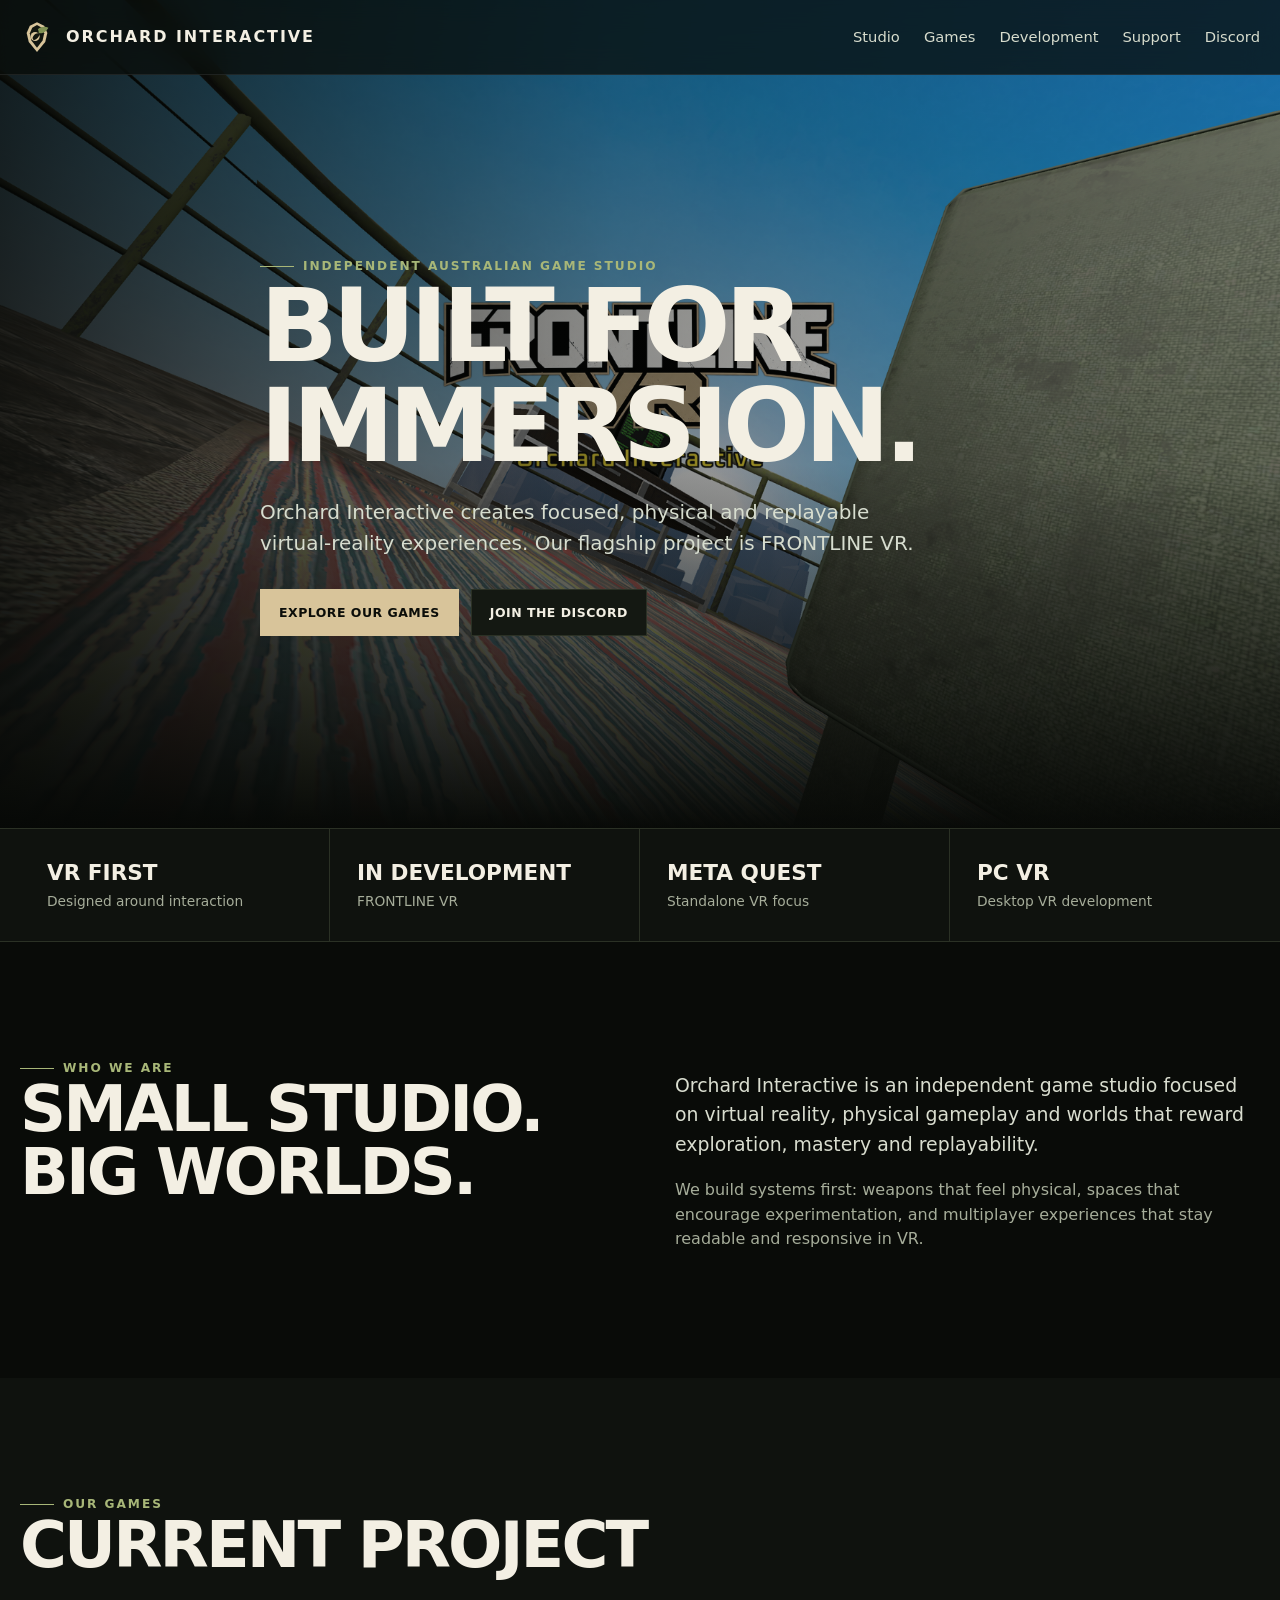
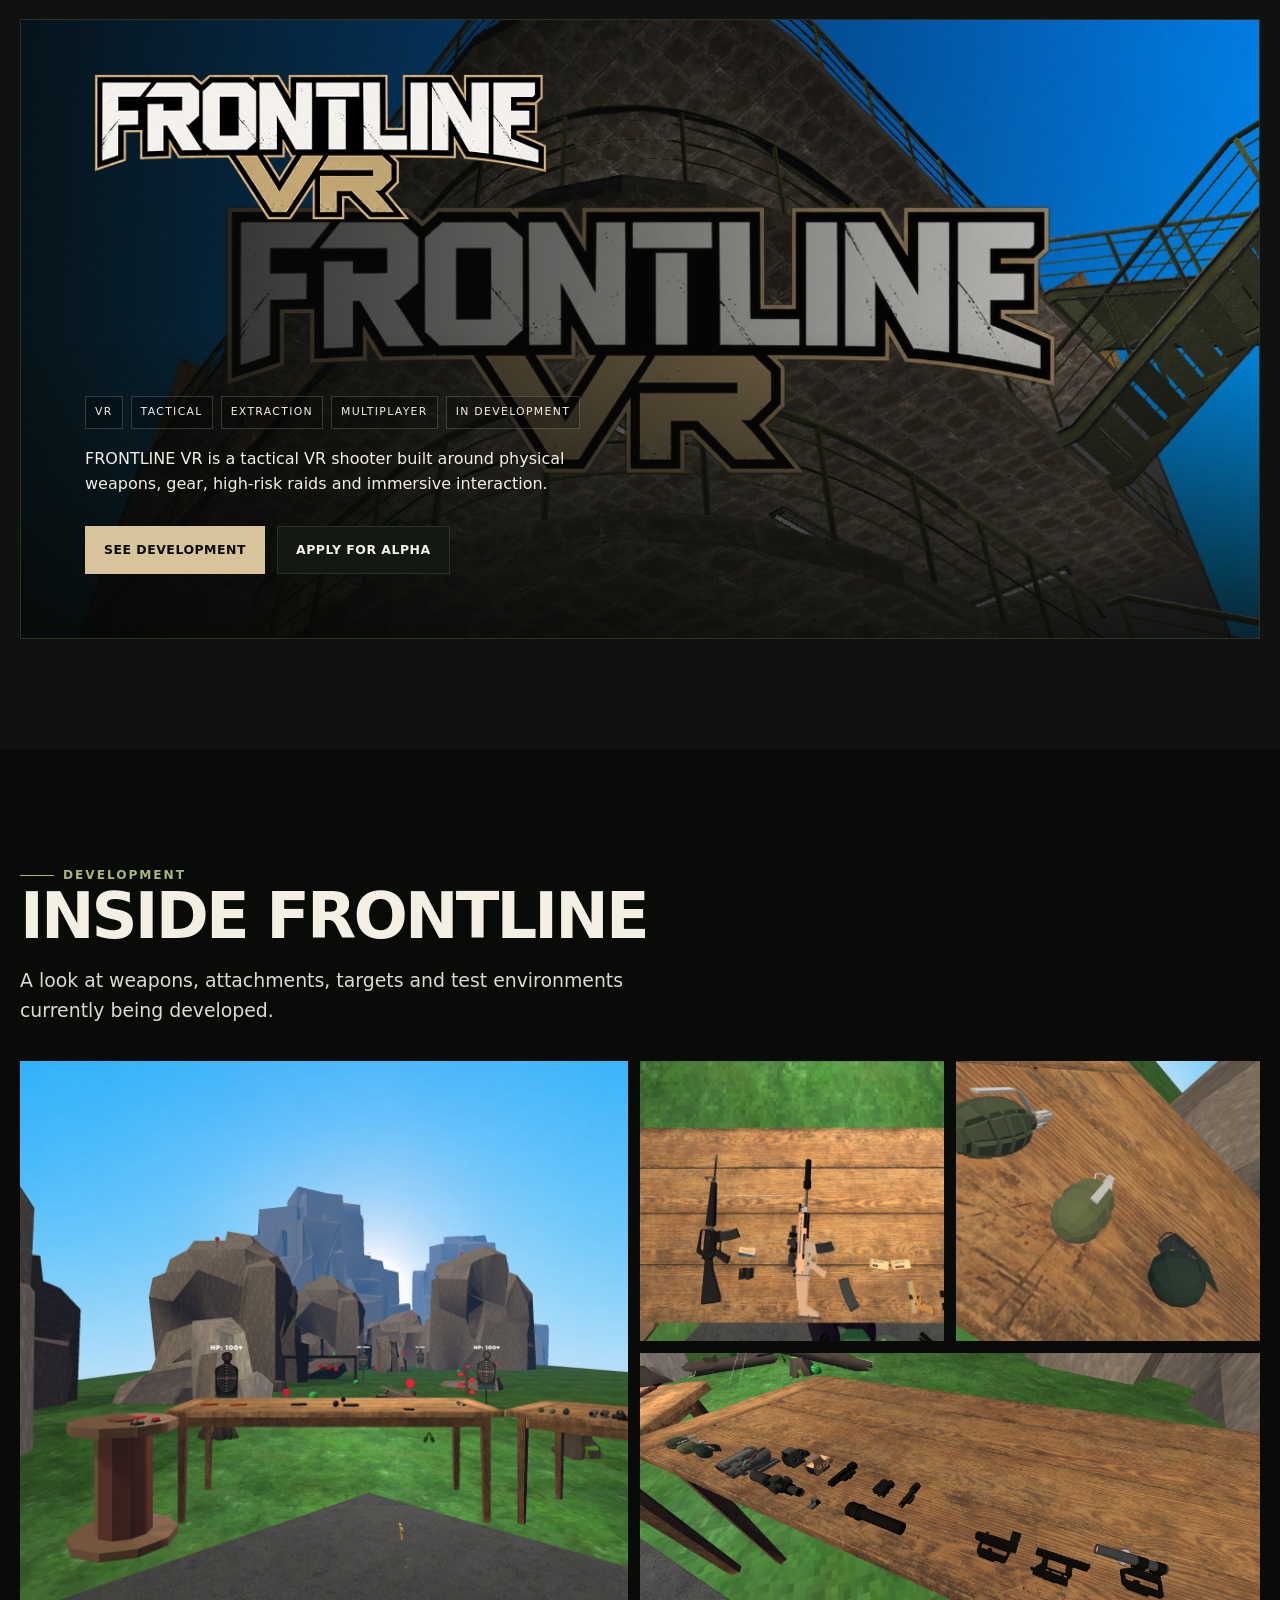
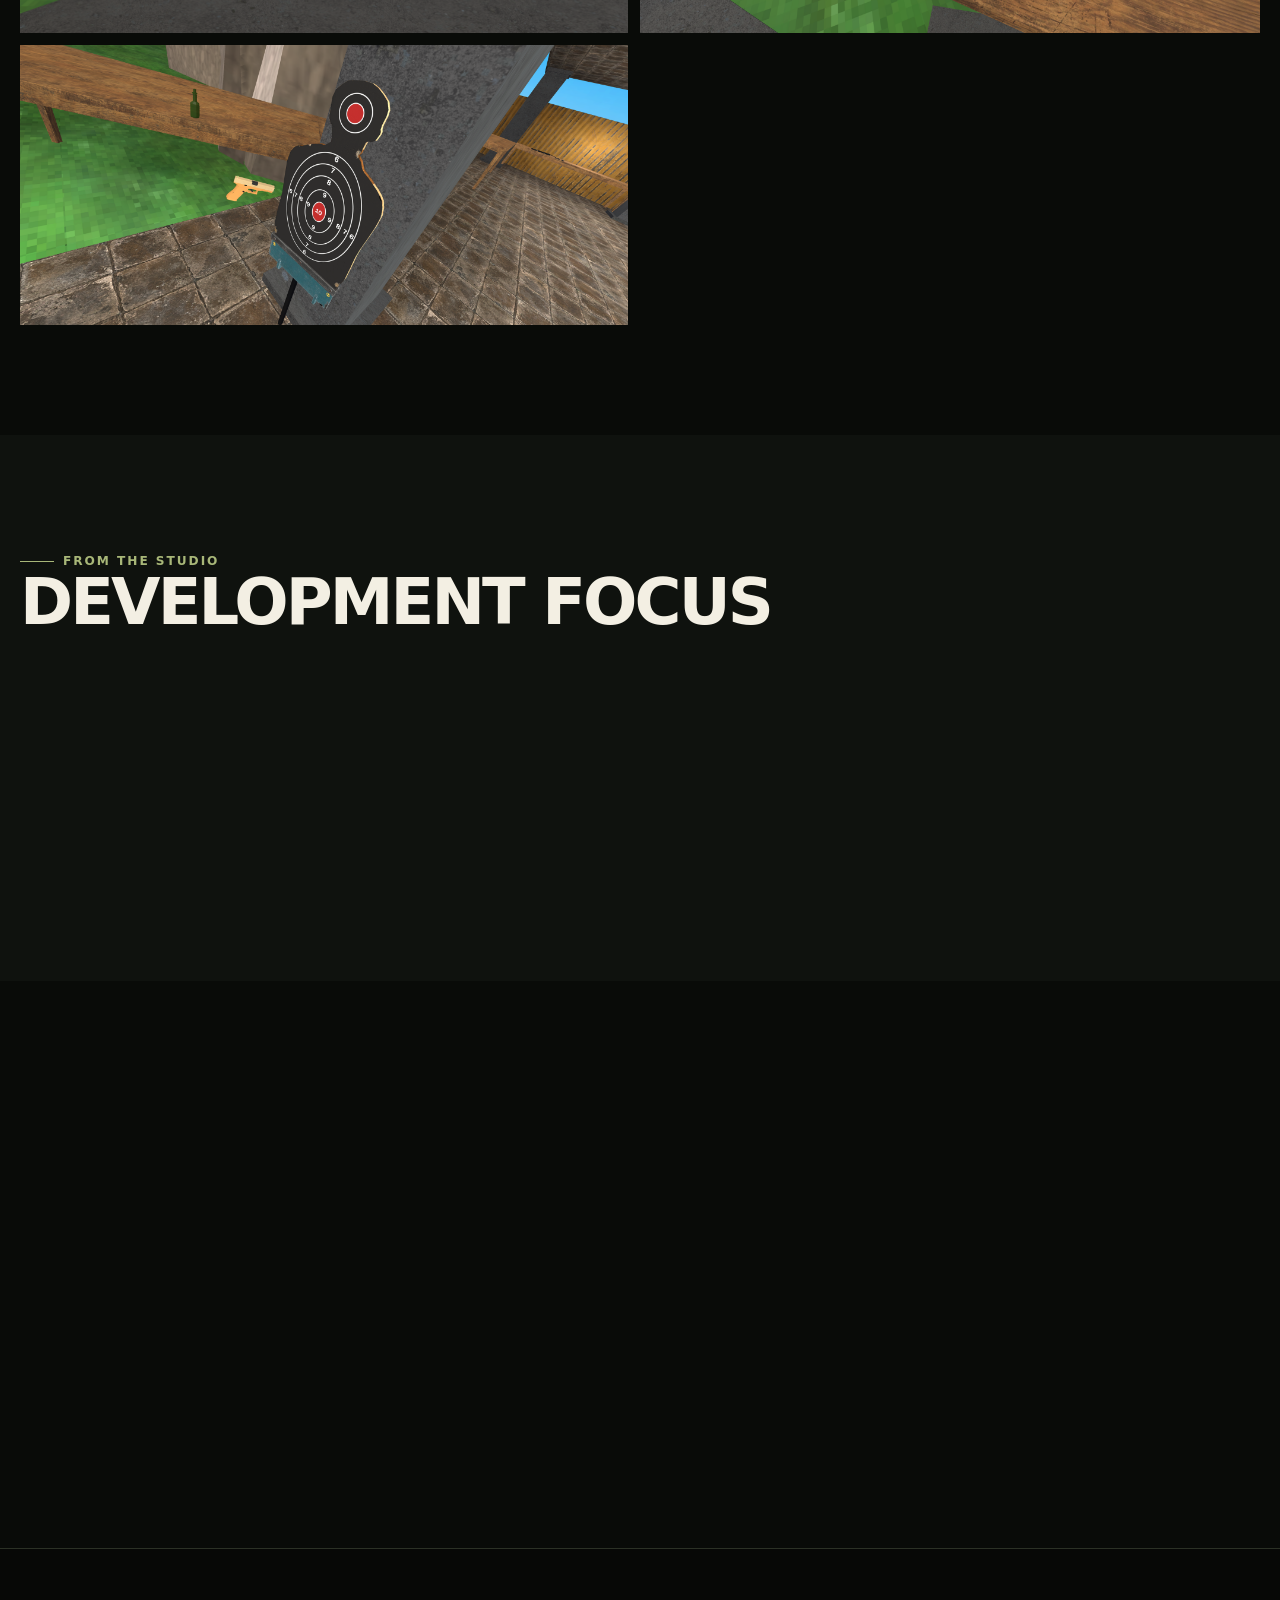
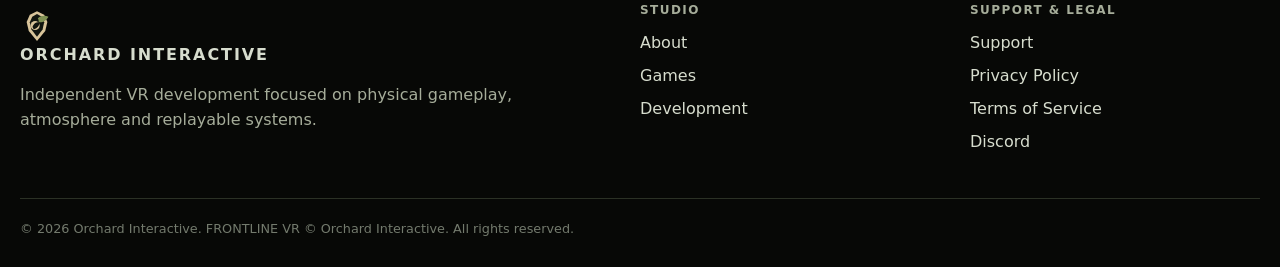
<file: index.html>
<!doctype html><html lang="en"><head><meta charset="utf-8"><meta name="viewport" content="width=device-width,initial-scale=1"><title>Orchard Interactive — Immersive VR Games</title><meta name="description" content="Orchard Interactive is an independent Australian game studio creating immersive VR experiences, including FRONTLINE VR."><link rel="icon" href="assets/icons/orchard-mark.svg"><link rel="stylesheet" href="styles.css"><script defer src="config.js"></script><script defer src="main.js"></script></head><body>
<header class="nav"><div class="wrap inner"><a class="brand" href="index.html"><img src="assets/icons/orchard-mark.svg" alt=""><span>ORCHARD INTERACTIVE</span></a><nav class="navlinks"><a href="#studio">Studio</a><a href="#games">Games</a><a href="#development">Development</a><a href="support.html">Support</a><a data-link="discord" href="#">Discord</a></nav></div></header>
<main><section class="hero"><img class="hero-bg" src="assets/images/frontline-landscape.png" alt="FRONTLINE VR gameplay scene"><div class="wrap content"><span class="eyebrow">Independent Australian game studio</span><h1>Built for immersion.</h1><p>Orchard Interactive creates focused, physical and replayable virtual-reality experiences. Our flagship project is FRONTLINE VR.</p><div class="actions"><a class="btn primary" href="#games">Explore our games</a><a class="btn" data-link="discord" href="#">Join the Discord</a></div></div></section>
<section class="stats"><div class="wrap statsgrid"><div class="stat"><b>VR FIRST</b><span>Designed around interaction</span></div><div class="stat"><b>IN DEVELOPMENT</b><span>FRONTLINE VR</span></div><div class="stat"><b>META QUEST</b><span>Standalone VR focus</span></div><div class="stat"><b>PC VR</b><span>Desktop VR development</span></div></div></section>
<section class="section" id="studio"><div class="wrap introgrid fade"><div><span class="eyebrow">Who we are</span><h2>Small studio.<br>Big worlds.</h2></div><div><p class="lead">Orchard Interactive is an independent game studio focused on virtual reality, physical gameplay and worlds that reward exploration, mastery and replayability.</p><p class="muted">We build systems first: weapons that feel physical, spaces that encourage experimentation, and multiplayer experiences that stay readable and responsive in VR.</p></div></div></section>
<section class="section alt" id="games"><div class="wrap"><span class="eyebrow">Our games</span><h2>Current project</h2><div class="gamecard fade"><img src="assets/images/frontline-hero-cover.png" alt="FRONTLINE VR environment"><div class="gamecontent"><img class="logo" src="assets/images/frontline-logo.png" alt="FRONTLINE VR"><div class="tags"><span class="tag">VR</span><span class="tag">Tactical</span><span class="tag">Extraction</span><span class="tag">Multiplayer</span><span class="tag">In development</span></div><p>FRONTLINE VR is a tactical VR shooter built around physical weapons, gear, high-risk raids and immersive interaction.</p><div class="actions"><a class="btn primary" href="#development">See development</a><a class="btn" data-link="alphaForm" href="#">Apply for Alpha</a></div></div></div></div></section>
<section class="section" id="development"><div class="wrap"><span class="eyebrow">Development</span><h2>Inside FRONTLINE</h2><p class="lead">A look at weapons, attachments, targets and test environments currently being developed.</p><div class="gallery fade" style="margin-top:36px"><button data-gallery aria-label="Open screenshot 1"><img src="assets/images/gallery-1.png" alt="FRONTLINE VR shooting range"></button><button data-gallery aria-label="Open screenshot 2"><img src="assets/images/gallery-2.png" alt="FRONTLINE VR weapon table"></button><button data-gallery aria-label="Open screenshot 3"><img src="assets/images/gallery-3.png" alt="FRONTLINE VR grenades"></button><button data-gallery aria-label="Open screenshot 4"><img src="assets/images/gallery-4.png" alt="FRONTLINE VR attachments"></button><button data-gallery aria-label="Open screenshot 5"><img src="assets/images/gallery-5.png" alt="FRONTLINE VR target"></button></div></div></section>
<section class="section alt"><div class="wrap"><span class="eyebrow">From the studio</span><h2>Development focus</h2><div class="updategrid fade"><div class="card"><small>01 / Gameplay</small><h3>Physical interaction</h3><p>Weapons, magazines, attachments, healing and inventory interactions are designed to feel natural in VR.</p></div><div class="card"><small>02 / Multiplayer</small><h3>Online systems</h3><p>FRONTLINE is being built around reliable room flow, raid sessions and responsive networked interaction.</p></div><div class="card"><small>03 / Performance</small><h3>Standalone VR</h3><p>Environment, culling and content are continually optimized with standalone headsets in mind.</p></div></div></div></section>
<section class="section"><div class="wrap"><div class="cta fade"><div><span class="eyebrow">Join the community</span><h2 style="margin-top:14px">Enter the Orchard.</h2><p class="muted">Follow development, apply for testing and talk directly with the community.</p></div><div class="actions"><a class="btn primary" data-link="discord" href="#">Discord</a><a class="btn" data-link="tiktok" href="#">TikTok</a><a class="btn" data-link="alphaForm" href="#">Alpha testing</a></div></div></div></section></main>
<footer class="footer"><div class="wrap"><div class="footergrid"><div><a class="brand" href="index.html"><img src="assets/icons/orchard-mark.svg" alt=""><span>ORCHARD INTERACTIVE</span></a><p class="muted">Independent VR development focused on physical gameplay, atmosphere and replayable systems.</p></div><div><h4>Studio</h4><a href="#studio">About</a><a href="#games">Games</a><a href="#development">Development</a></div><div><h4>Support & legal</h4><a href="support.html">Support</a><a href="privacy-policy.html">Privacy Policy</a><a href="terms.html">Terms of Service</a><a data-link="discord" href="#">Discord</a></div></div><div class="fine">© <span data-year></span> Orchard Interactive. FRONTLINE VR © Orchard Interactive. All rights reserved.</div></div></footer><div class="modal" role="dialog" aria-modal="true"><button aria-label="Close">×</button><img alt="Expanded FRONTLINE screenshot"></div></body></html>
</file>
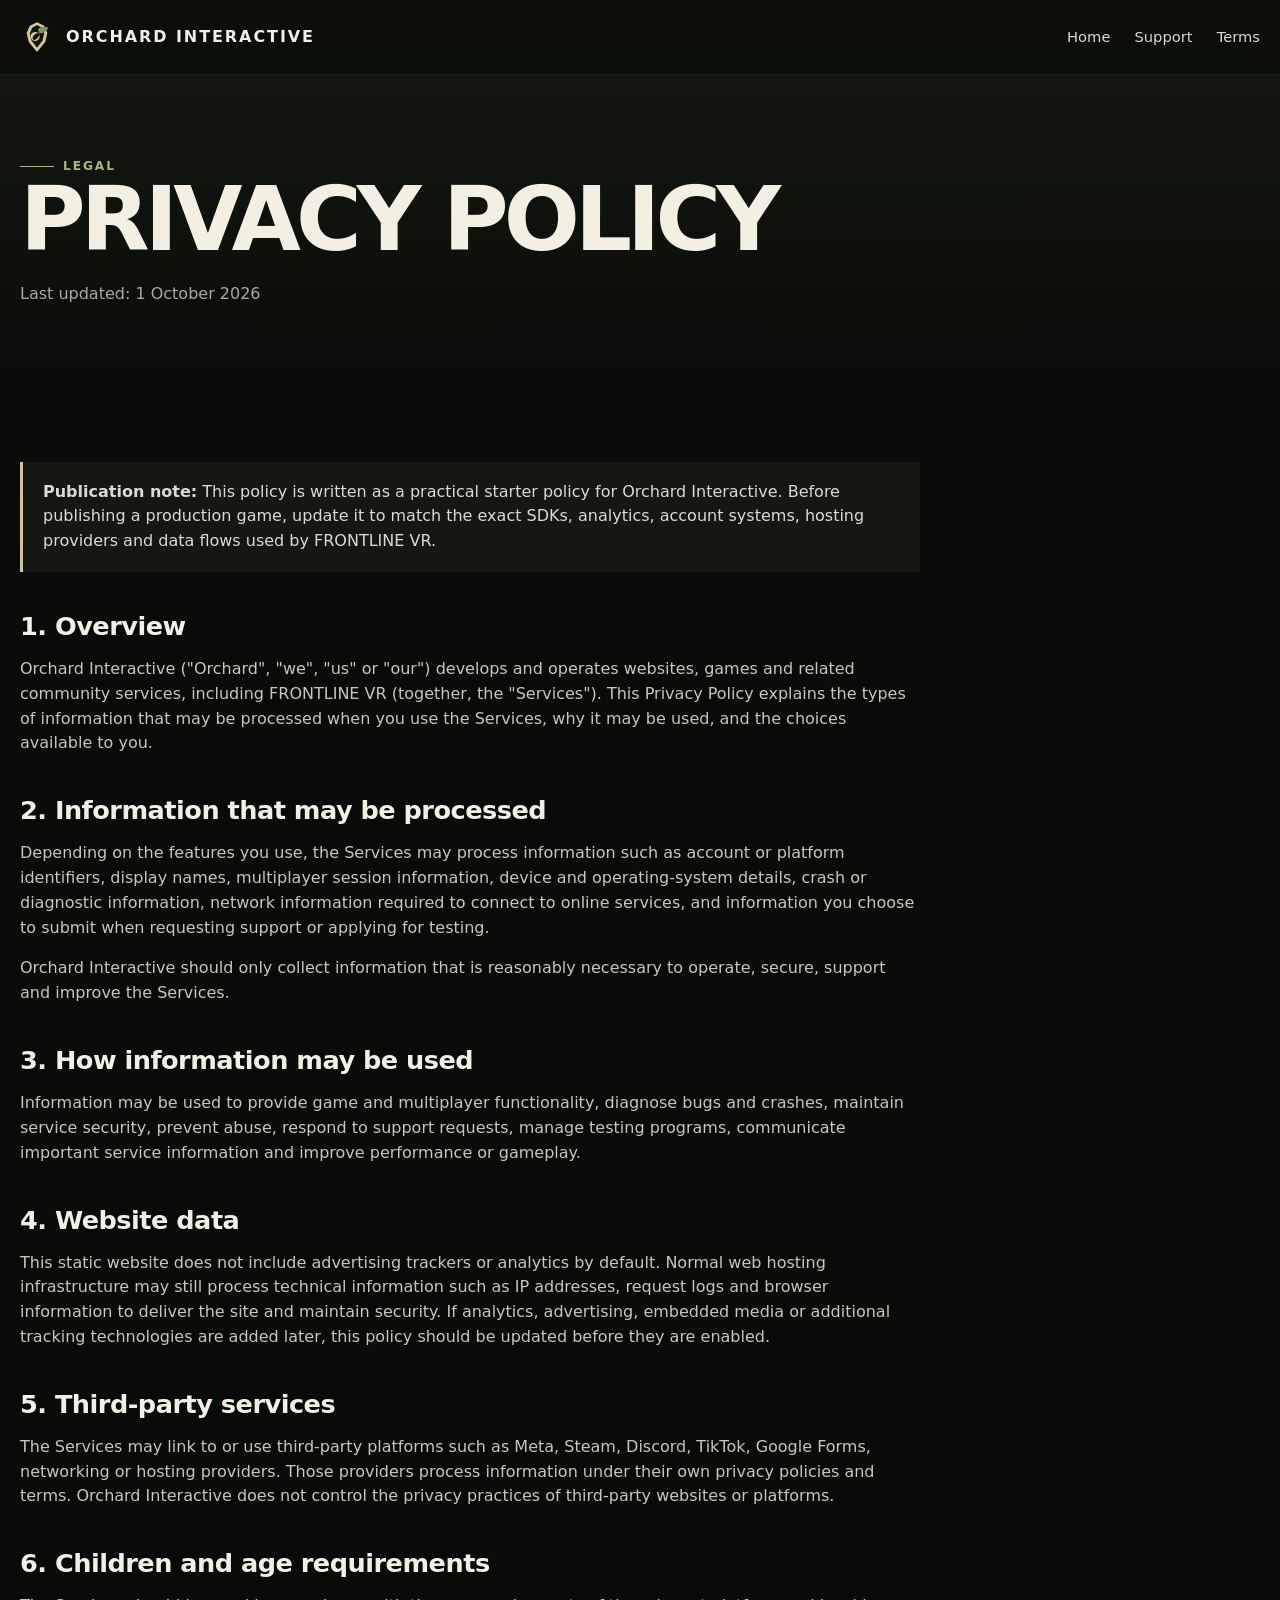
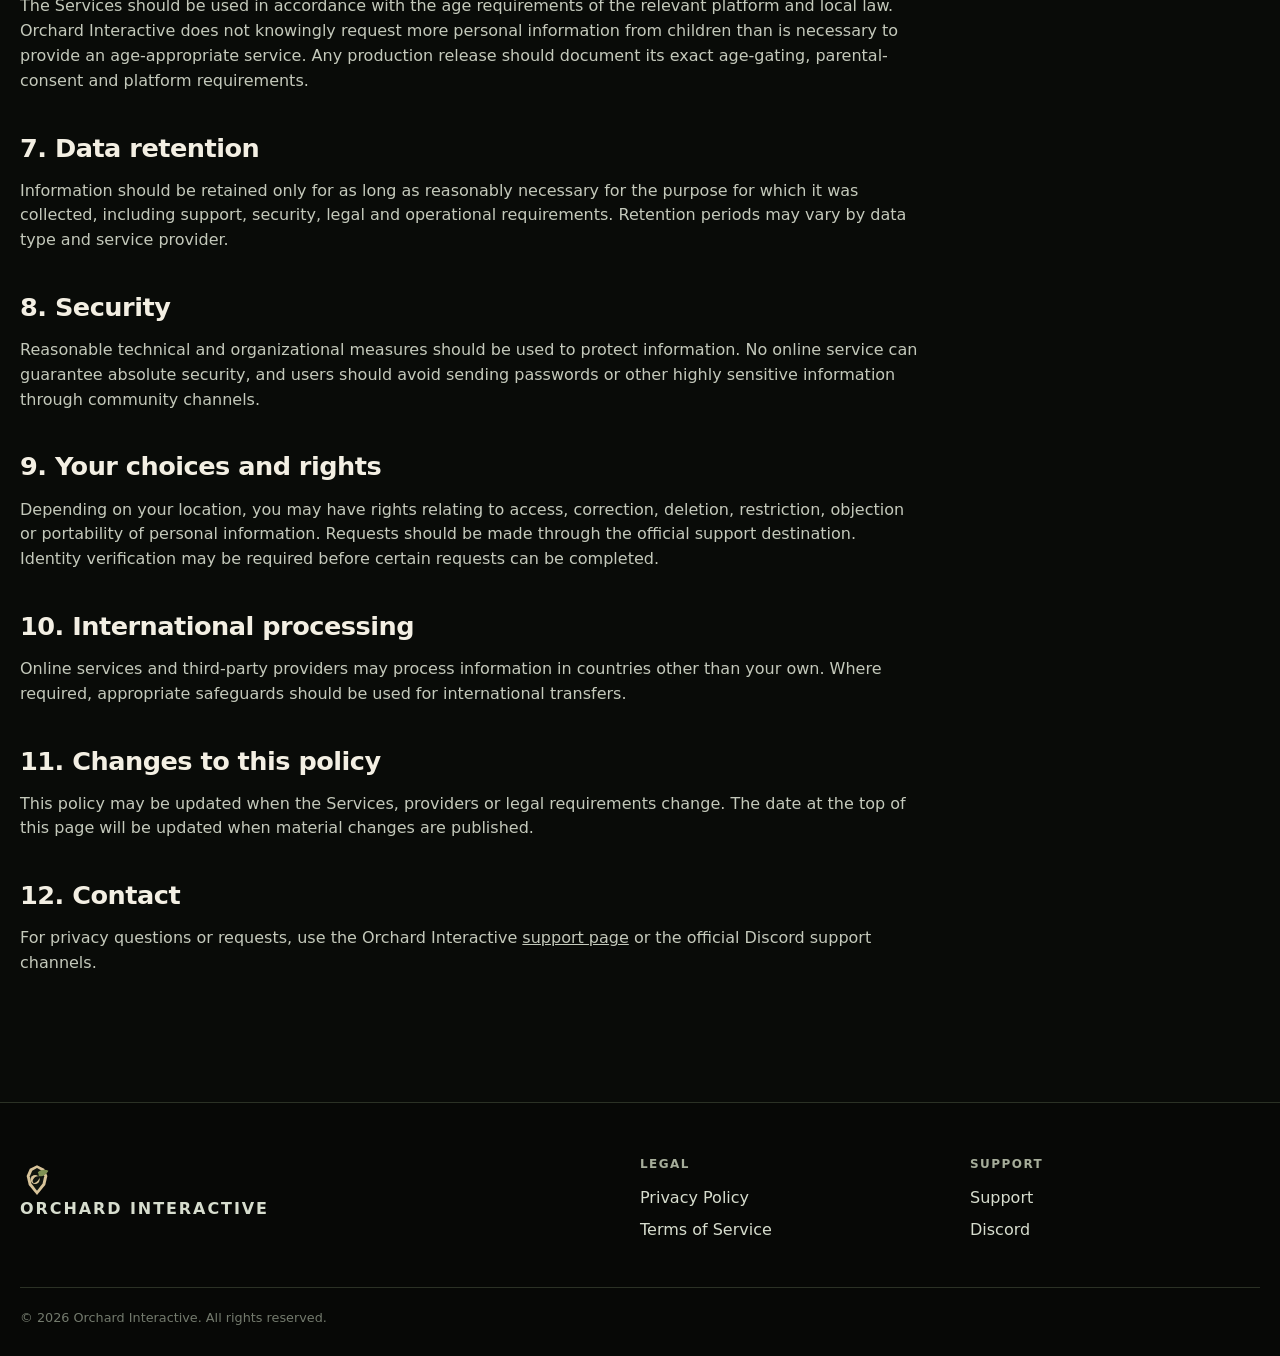
<file: privacy-policy.html>
<!doctype html><html lang="en"><head><meta charset="utf-8"><meta name="viewport" content="width=device-width,initial-scale=1"><title>Privacy Policy — Orchard Interactive</title><meta name="description" content="Privacy Policy for Orchard Interactive and FRONTLINE VR."><link rel="icon" href="assets/icons/orchard-mark.svg"><link rel="stylesheet" href="styles.css"><script defer src="config.js"></script><script defer src="main.js"></script></head><body><header class="nav"><div class="wrap inner"><a class="brand" href="index.html"><img src="assets/icons/orchard-mark.svg" alt=""><span>ORCHARD INTERACTIVE</span></a><nav class="navlinks"><a href="index.html">Home</a><a href="support.html">Support</a><a href="terms.html">Terms</a></nav></div></header><main><section class="legalhero"><div class="wrap"><span class="eyebrow">Legal</span><h1 style="font-size:clamp(3rem,7vw,6rem)">Privacy Policy</h1><p class="muted">Last updated: 1 October 2026</p></div></section><section class="legal"><div class="wrap"><article><div class="notice"><strong>Publication note:</strong> This policy is written as a practical starter policy for Orchard Interactive. Before publishing a production game, update it to match the exact SDKs, analytics, account systems, hosting providers and data flows used by FRONTLINE VR.</div><h2>1. Overview</h2><p>Orchard Interactive ("Orchard", "we", "us" or "our") develops and operates websites, games and related community services, including FRONTLINE VR (together, the "Services"). This Privacy Policy explains the types of information that may be processed when you use the Services, why it may be used, and the choices available to you.</p><h2>2. Information that may be processed</h2><p>Depending on the features you use, the Services may process information such as account or platform identifiers, display names, multiplayer session information, device and operating-system details, crash or diagnostic information, network information required to connect to online services, and information you choose to submit when requesting support or applying for testing.</p><p>Orchard Interactive should only collect information that is reasonably necessary to operate, secure, support and improve the Services.</p><h2>3. How information may be used</h2><p>Information may be used to provide game and multiplayer functionality, diagnose bugs and crashes, maintain service security, prevent abuse, respond to support requests, manage testing programs, communicate important service information and improve performance or gameplay.</p><h2>4. Website data</h2><p>This static website does not include advertising trackers or analytics by default. Normal web hosting infrastructure may still process technical information such as IP addresses, request logs and browser information to deliver the site and maintain security. If analytics, advertising, embedded media or additional tracking technologies are added later, this policy should be updated before they are enabled.</p><h2>5. Third-party services</h2><p>The Services may link to or use third-party platforms such as Meta, Steam, Discord, TikTok, Google Forms, networking or hosting providers. Those providers process information under their own privacy policies and terms. Orchard Interactive does not control the privacy practices of third-party websites or platforms.</p><h2>6. Children and age requirements</h2><p>The Services should be used in accordance with the age requirements of the relevant platform and local law. Orchard Interactive does not knowingly request more personal information from children than is necessary to provide an age-appropriate service. Any production release should document its exact age-gating, parental-consent and platform requirements.</p><h2>7. Data retention</h2><p>Information should be retained only for as long as reasonably necessary for the purpose for which it was collected, including support, security, legal and operational requirements. Retention periods may vary by data type and service provider.</p><h2>8. Security</h2><p>Reasonable technical and organizational measures should be used to protect information. No online service can guarantee absolute security, and users should avoid sending passwords or other highly sensitive information through community channels.</p><h2>9. Your choices and rights</h2><p>Depending on your location, you may have rights relating to access, correction, deletion, restriction, objection or portability of personal information. Requests should be made through the official support destination. Identity verification may be required before certain requests can be completed.</p><h2>10. International processing</h2><p>Online services and third-party providers may process information in countries other than your own. Where required, appropriate safeguards should be used for international transfers.</p><h2>11. Changes to this policy</h2><p>This policy may be updated when the Services, providers or legal requirements change. The date at the top of this page will be updated when material changes are published.</p><h2>12. Contact</h2><p>For privacy questions or requests, use the Orchard Interactive <a href="support.html"><u>support page</u></a> or the official Discord support channels.</p></article></div></section></main><footer class="footer"><div class="wrap"><div class="footergrid"><div><a class="brand" href="index.html"><img src="assets/icons/orchard-mark.svg" alt=""><span>ORCHARD INTERACTIVE</span></a></div><div><h4>Legal</h4><a href="privacy-policy.html">Privacy Policy</a><a href="terms.html">Terms of Service</a></div><div><h4>Support</h4><a href="support.html">Support</a><a data-link="discord" href="#">Discord</a></div></div><div class="fine">© <span data-year></span> Orchard Interactive. All rights reserved.</div></div></footer></body></html>
</file>
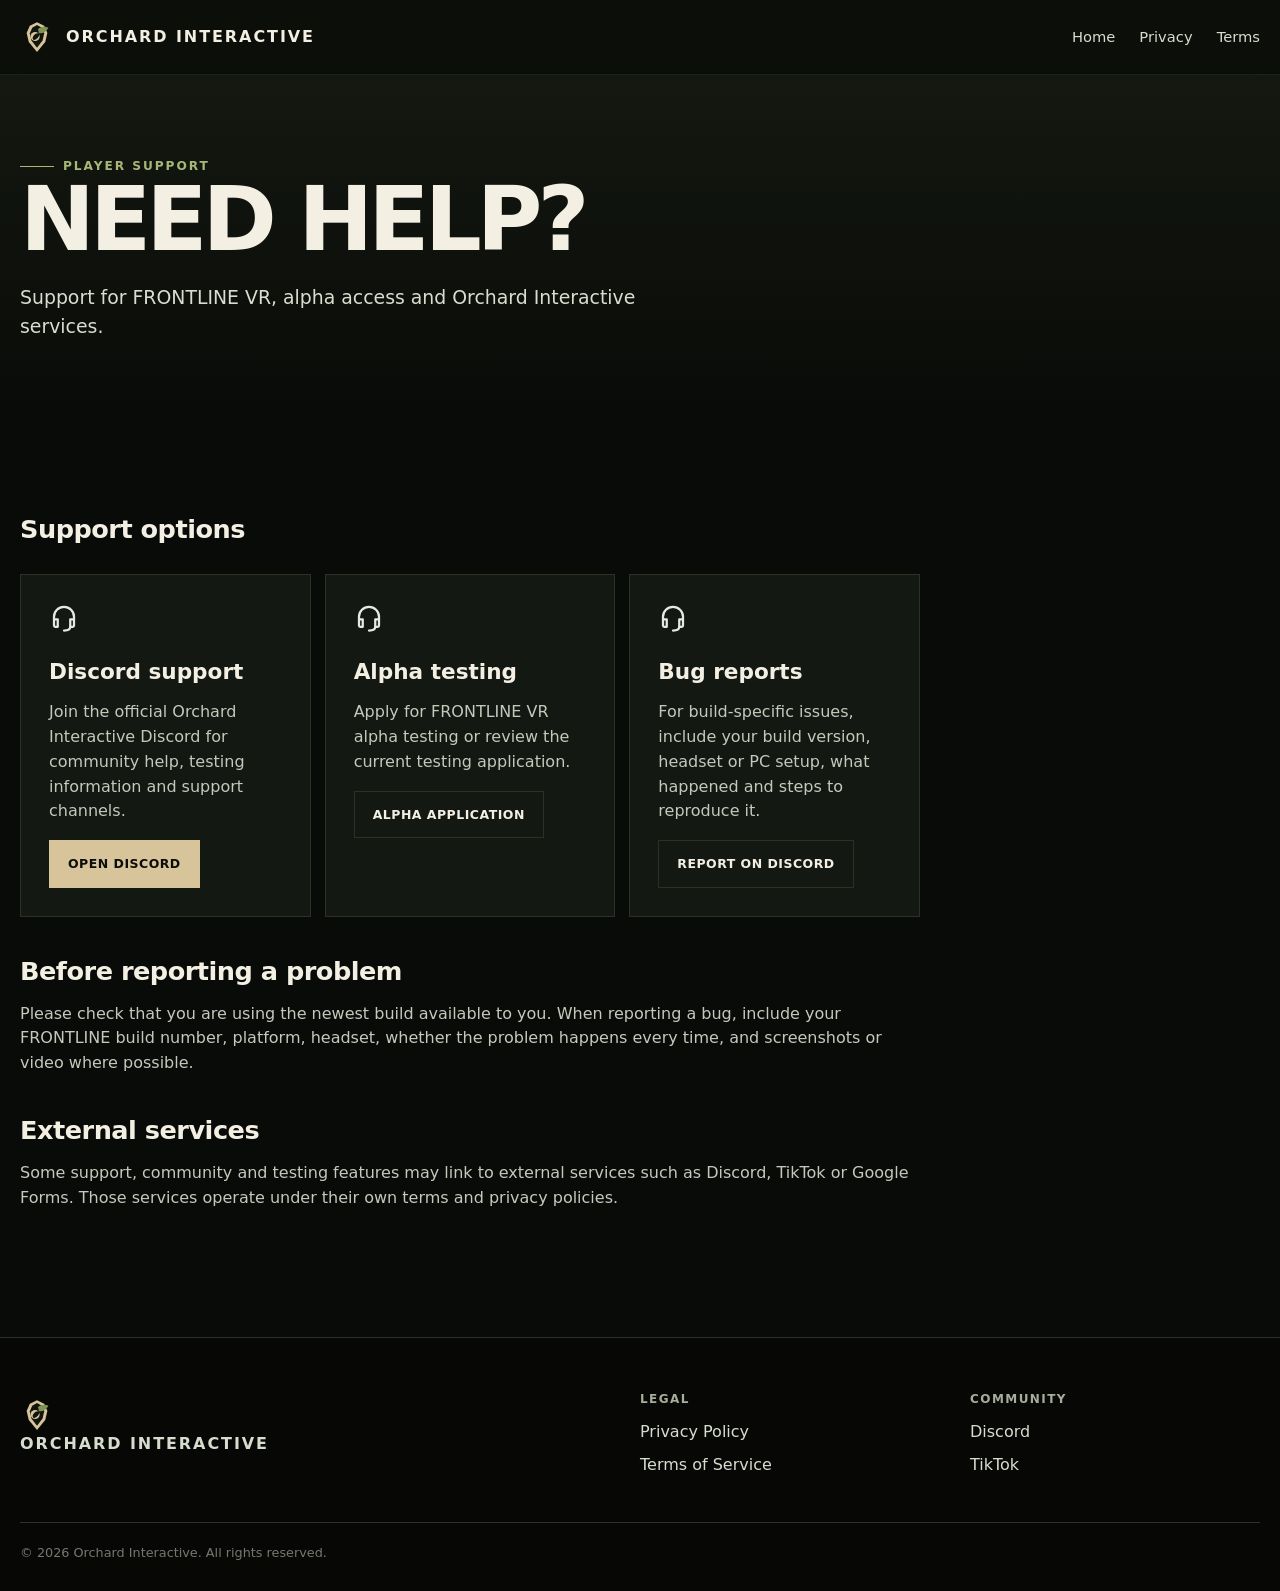
<file: support.html>
<!doctype html><html lang="en"><head><meta charset="utf-8"><meta name="viewport" content="width=device-width,initial-scale=1"><title>Support — Orchard Interactive</title><meta name="description" content="Support for Orchard Interactive and FRONTLINE VR."><link rel="icon" href="assets/icons/orchard-mark.svg"><link rel="stylesheet" href="styles.css"><script defer src="config.js"></script><script defer src="main.js"></script></head><body><header class="nav"><div class="wrap inner"><a class="brand" href="index.html"><img src="assets/icons/orchard-mark.svg" alt=""><span>ORCHARD INTERACTIVE</span></a><nav class="navlinks"><a href="index.html">Home</a><a href="privacy-policy.html">Privacy</a><a href="terms.html">Terms</a></nav></div></header><main><section class="legalhero"><div class="wrap"><span class="eyebrow">Player support</span><h1 style="font-size:clamp(3rem,7vw,6rem)">Need help?</h1><p class="lead">Support for FRONTLINE VR, alpha access and Orchard Interactive services.</p></div></section><section class="legal"><div class="wrap"><article><h2>Support options</h2><div class="supportgrid"><div class="supportcard"><img src="assets/icons/support.svg" alt=""><h3>Discord support</h3><p>Join the official Orchard Interactive Discord for community help, testing information and support channels.</p><a class="btn primary" data-link="discord" href="#">Open Discord</a></div><div class="supportcard"><img src="assets/icons/support.svg" alt=""><h3>Alpha testing</h3><p>Apply for FRONTLINE VR alpha testing or review the current testing application.</p><a class="btn" data-link="alphaForm" href="#">Alpha application</a></div><div class="supportcard"><img src="assets/icons/support.svg" alt=""><h3>Bug reports</h3><p>For build-specific issues, include your build version, headset or PC setup, what happened and steps to reproduce it.</p><a class="btn" data-link="discord" href="#">Report on Discord</a></div></div><h2>Before reporting a problem</h2><p>Please check that you are using the newest build available to you. When reporting a bug, include your FRONTLINE build number, platform, headset, whether the problem happens every time, and screenshots or video where possible.</p><h2>External services</h2><p>Some support, community and testing features may link to external services such as Discord, TikTok or Google Forms. Those services operate under their own terms and privacy policies.</p></article></div></section></main><footer class="footer"><div class="wrap"><div class="footergrid"><div><a class="brand" href="index.html"><img src="assets/icons/orchard-mark.svg" alt=""><span>ORCHARD INTERACTIVE</span></a></div><div><h4>Legal</h4><a href="privacy-policy.html">Privacy Policy</a><a href="terms.html">Terms of Service</a></div><div><h4>Community</h4><a data-link="discord" href="#">Discord</a><a data-link="tiktok" href="#">TikTok</a></div></div><div class="fine">© <span data-year></span> Orchard Interactive. All rights reserved.</div></div></footer></body></html>
</file>
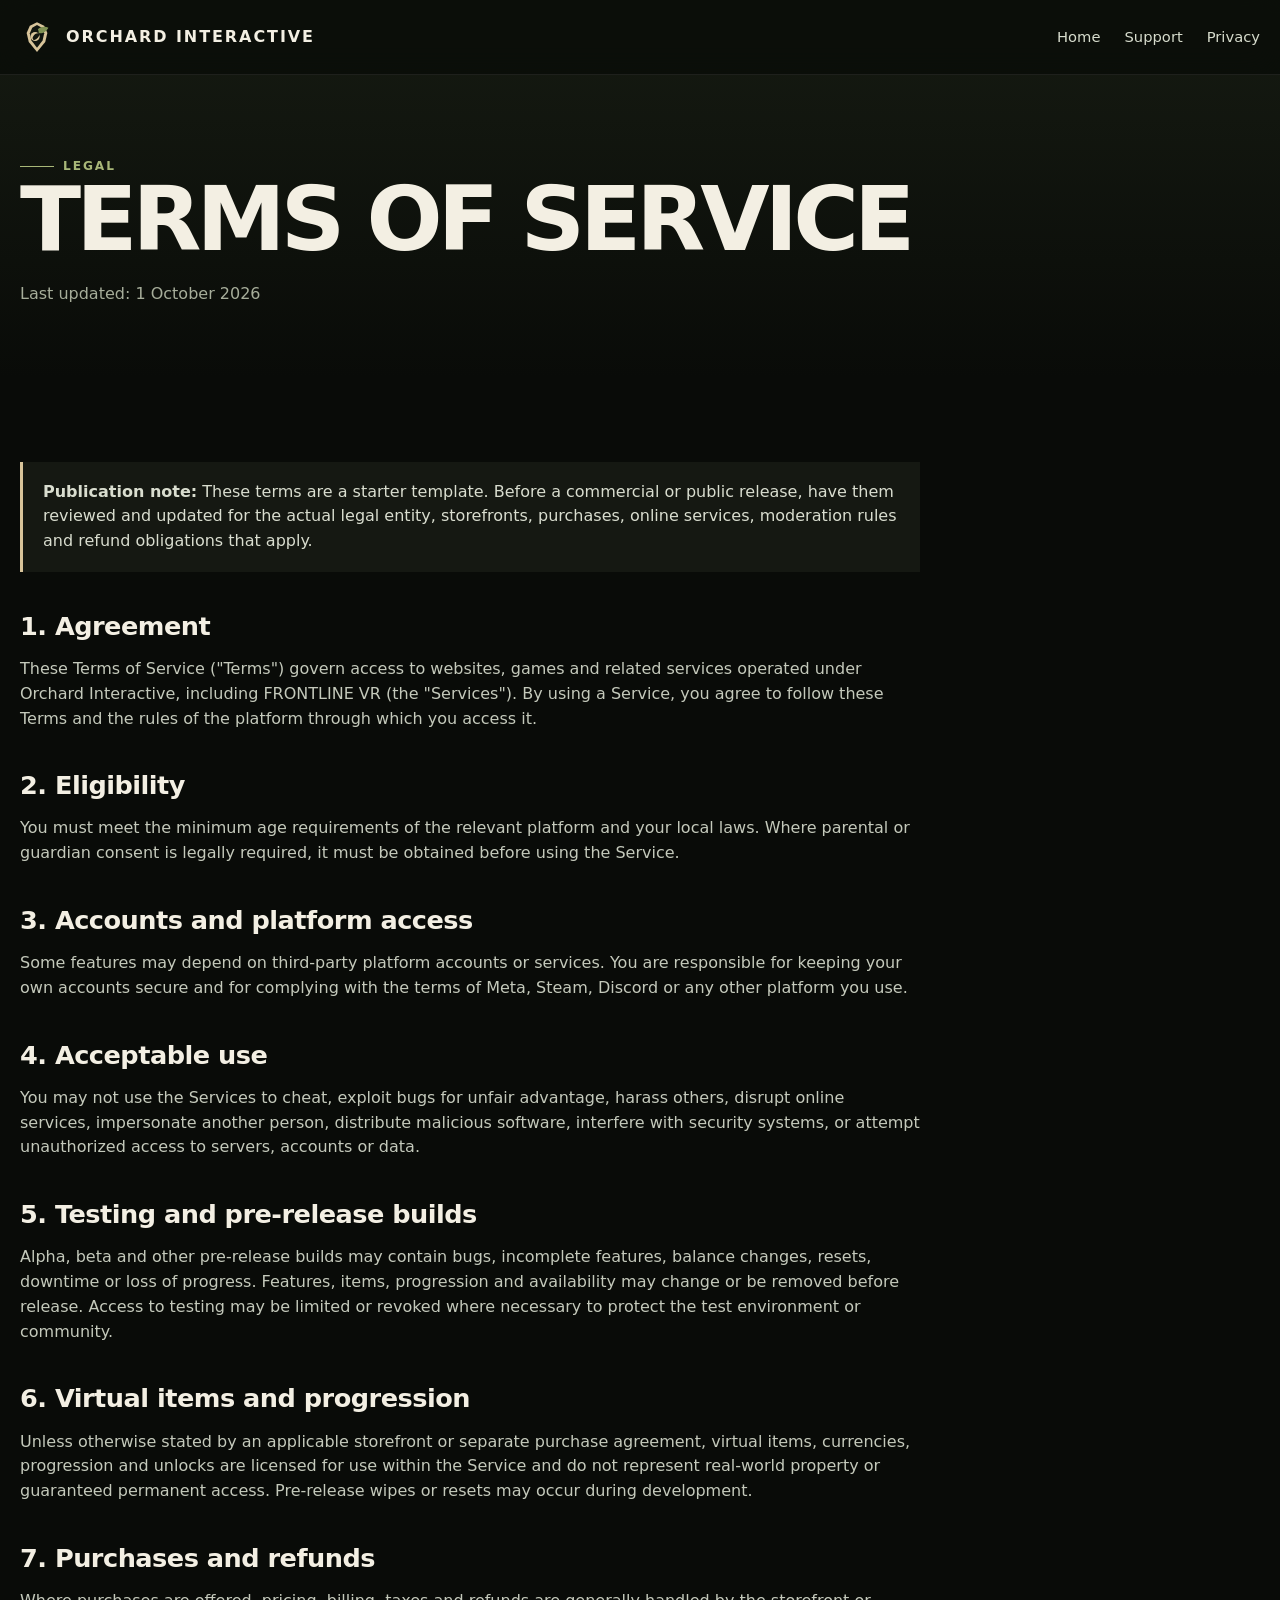
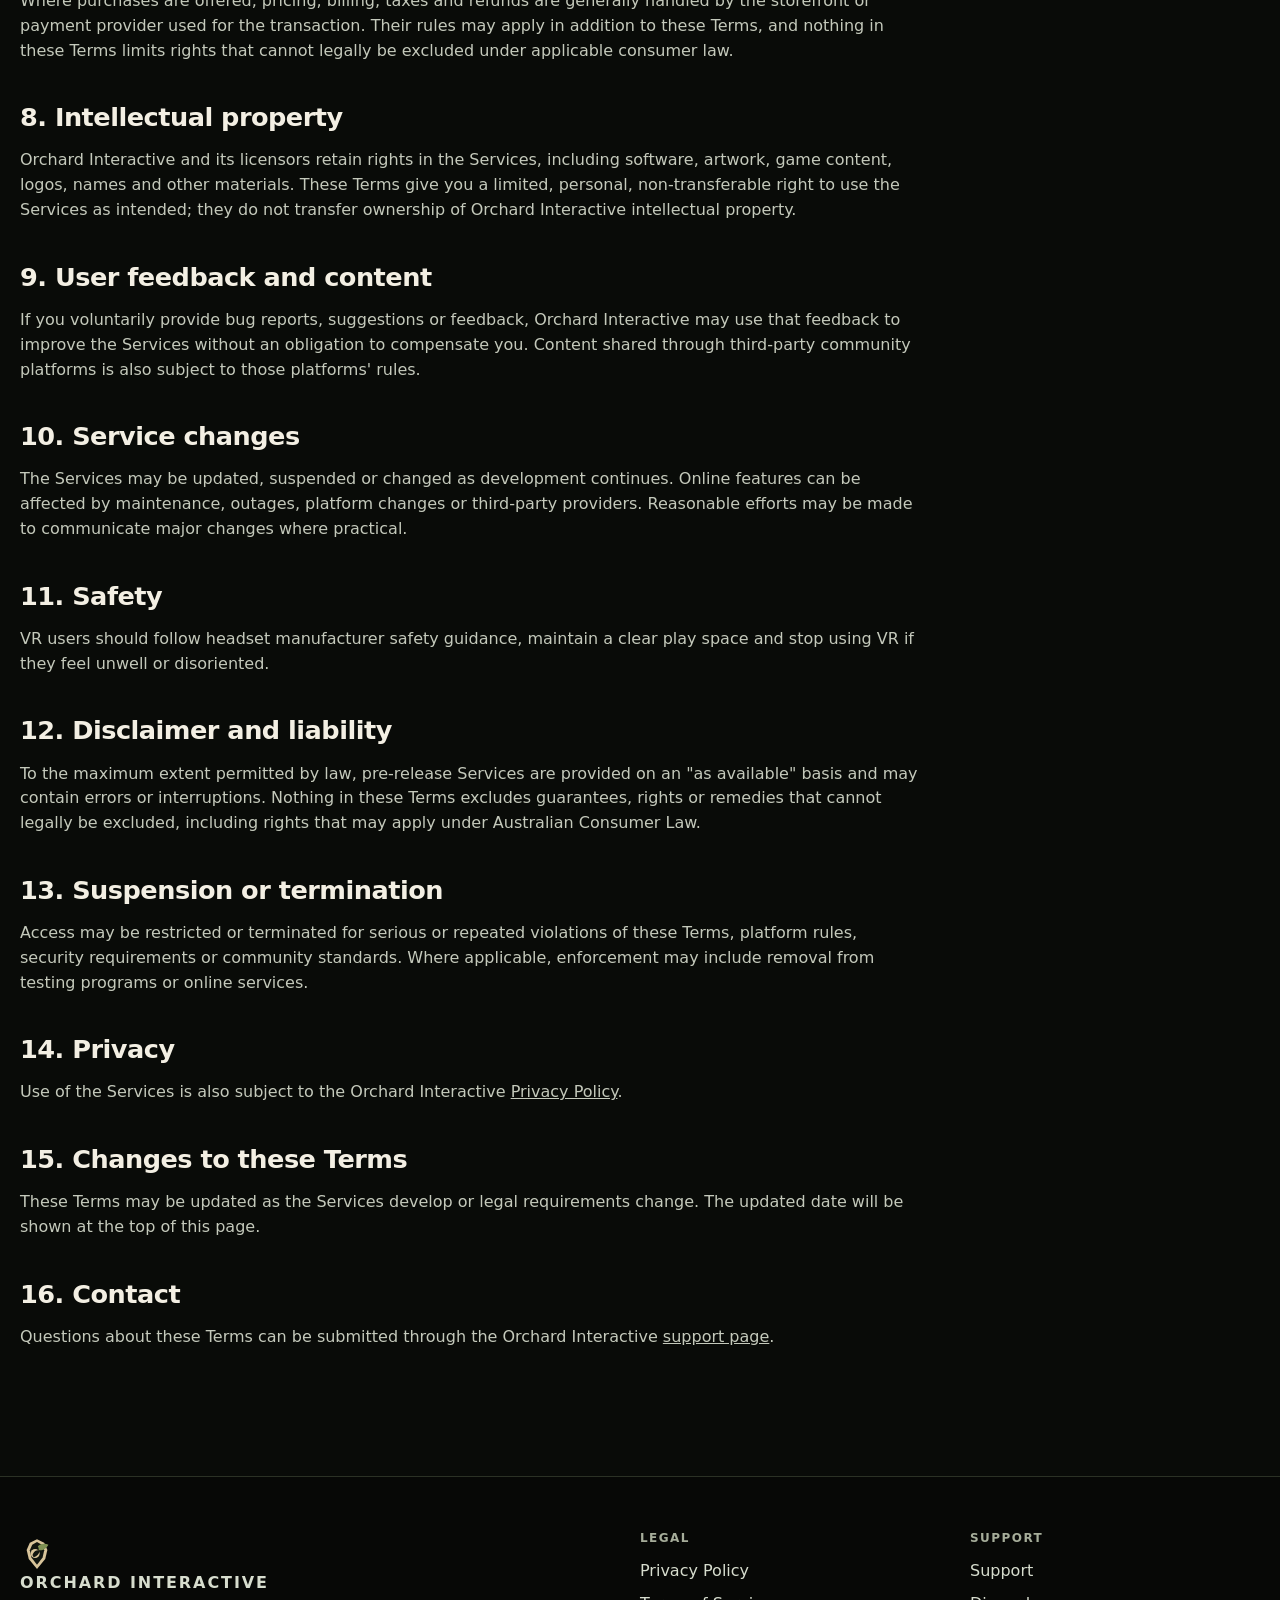
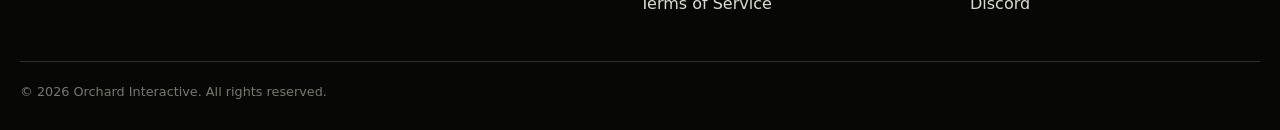
<file: terms.html>
<!doctype html><html lang="en"><head><meta charset="utf-8"><meta name="viewport" content="width=device-width,initial-scale=1"><title>Terms of Service — Orchard Interactive</title><meta name="description" content="Terms of Service for Orchard Interactive and FRONTLINE VR."><link rel="icon" href="assets/icons/orchard-mark.svg"><link rel="stylesheet" href="styles.css"><script defer src="config.js"></script><script defer src="main.js"></script></head><body><header class="nav"><div class="wrap inner"><a class="brand" href="index.html"><img src="assets/icons/orchard-mark.svg" alt=""><span>ORCHARD INTERACTIVE</span></a><nav class="navlinks"><a href="index.html">Home</a><a href="support.html">Support</a><a href="privacy-policy.html">Privacy</a></nav></div></header><main><section class="legalhero"><div class="wrap"><span class="eyebrow">Legal</span><h1 style="font-size:clamp(3rem,7vw,6rem)">Terms of Service</h1><p class="muted">Last updated: 1 October 2026</p></div></section><section class="legal"><div class="wrap"><article><div class="notice"><strong>Publication note:</strong> These terms are a starter template. Before a commercial or public release, have them reviewed and updated for the actual legal entity, storefronts, purchases, online services, moderation rules and refund obligations that apply.</div><h2>1. Agreement</h2><p>These Terms of Service ("Terms") govern access to websites, games and related services operated under Orchard Interactive, including FRONTLINE VR (the "Services"). By using a Service, you agree to follow these Terms and the rules of the platform through which you access it.</p><h2>2. Eligibility</h2><p>You must meet the minimum age requirements of the relevant platform and your local laws. Where parental or guardian consent is legally required, it must be obtained before using the Service.</p><h2>3. Accounts and platform access</h2><p>Some features may depend on third-party platform accounts or services. You are responsible for keeping your own accounts secure and for complying with the terms of Meta, Steam, Discord or any other platform you use.</p><h2>4. Acceptable use</h2><p>You may not use the Services to cheat, exploit bugs for unfair advantage, harass others, disrupt online services, impersonate another person, distribute malicious software, interfere with security systems, or attempt unauthorized access to servers, accounts or data.</p><h2>5. Testing and pre-release builds</h2><p>Alpha, beta and other pre-release builds may contain bugs, incomplete features, balance changes, resets, downtime or loss of progress. Features, items, progression and availability may change or be removed before release. Access to testing may be limited or revoked where necessary to protect the test environment or community.</p><h2>6. Virtual items and progression</h2><p>Unless otherwise stated by an applicable storefront or separate purchase agreement, virtual items, currencies, progression and unlocks are licensed for use within the Service and do not represent real-world property or guaranteed permanent access. Pre-release wipes or resets may occur during development.</p><h2>7. Purchases and refunds</h2><p>Where purchases are offered, pricing, billing, taxes and refunds are generally handled by the storefront or payment provider used for the transaction. Their rules may apply in addition to these Terms, and nothing in these Terms limits rights that cannot legally be excluded under applicable consumer law.</p><h2>8. Intellectual property</h2><p>Orchard Interactive and its licensors retain rights in the Services, including software, artwork, game content, logos, names and other materials. These Terms give you a limited, personal, non-transferable right to use the Services as intended; they do not transfer ownership of Orchard Interactive intellectual property.</p><h2>9. User feedback and content</h2><p>If you voluntarily provide bug reports, suggestions or feedback, Orchard Interactive may use that feedback to improve the Services without an obligation to compensate you. Content shared through third-party community platforms is also subject to those platforms' rules.</p><h2>10. Service changes</h2><p>The Services may be updated, suspended or changed as development continues. Online features can be affected by maintenance, outages, platform changes or third-party providers. Reasonable efforts may be made to communicate major changes where practical.</p><h2>11. Safety</h2><p>VR users should follow headset manufacturer safety guidance, maintain a clear play space and stop using VR if they feel unwell or disoriented.</p><h2>12. Disclaimer and liability</h2><p>To the maximum extent permitted by law, pre-release Services are provided on an "as available" basis and may contain errors or interruptions. Nothing in these Terms excludes guarantees, rights or remedies that cannot legally be excluded, including rights that may apply under Australian Consumer Law.</p><h2>13. Suspension or termination</h2><p>Access may be restricted or terminated for serious or repeated violations of these Terms, platform rules, security requirements or community standards. Where applicable, enforcement may include removal from testing programs or online services.</p><h2>14. Privacy</h2><p>Use of the Services is also subject to the Orchard Interactive <a href="privacy-policy.html"><u>Privacy Policy</u></a>.</p><h2>15. Changes to these Terms</h2><p>These Terms may be updated as the Services develop or legal requirements change. The updated date will be shown at the top of this page.</p><h2>16. Contact</h2><p>Questions about these Terms can be submitted through the Orchard Interactive <a href="support.html"><u>support page</u></a>.</p></article></div></section></main><footer class="footer"><div class="wrap"><div class="footergrid"><div><a class="brand" href="index.html"><img src="assets/icons/orchard-mark.svg" alt=""><span>ORCHARD INTERACTIVE</span></a></div><div><h4>Legal</h4><a href="privacy-policy.html">Privacy Policy</a><a href="terms.html">Terms of Service</a></div><div><h4>Support</h4><a href="support.html">Support</a><a data-link="discord" href="#">Discord</a></div></div><div class="fine">© <span data-year></span> Orchard Interactive. All rights reserved.</div></div></footer></body></html>
</file>
<file: styles.css>
:root{--bg:#090b08;--bg2:#0f120e;--panel:#141812;--line:#2b3125;--text:#f3efe3;--muted:#a6ad9a;--olive:#7f9153;--olive2:#a8b778;--sand:#d8c49a;--danger:#cf5a4c;--max:1240px}*{box-sizing:border-box}html{scroll-behavior:smooth}body{margin:0;background:var(--bg);color:var(--text);font-family:Inter,ui-sans-serif,system-ui,-apple-system,Segoe UI,Roboto,Arial,sans-serif;line-height:1.55}a{color:inherit;text-decoration:none}img{max-width:100%;display:block}.wrap{width:min(var(--max),calc(100% - 40px));margin:auto}.nav{position:fixed;inset:0 0 auto;z-index:30;border-bottom:1px solid rgba(255,255,255,.08);background:rgba(9,11,8,.74);backdrop-filter:blur(16px)}.nav .inner{height:74px;display:flex;align-items:center;justify-content:space-between}.brand{display:flex;gap:12px;align-items:center;font-weight:900;letter-spacing:.12em}.brand img{width:34px;height:34px}.navlinks{display:flex;gap:24px;align-items:center;font-size:.92rem;color:#d7dccd}.navlinks a:hover{color:white}.btn{display:inline-flex;align-items:center;justify-content:center;gap:10px;padding:13px 18px;border:1px solid var(--line);background:var(--panel);font-weight:800;letter-spacing:.04em;text-transform:uppercase;font-size:.78rem;transition:.2s}.btn:hover{transform:translateY(-2px);border-color:var(--olive2)}.btn.primary{background:var(--sand);color:#0b0d09;border-color:var(--sand)}.hero{min-height:92vh;display:grid;align-items:end;position:relative;overflow:hidden;padding:130px 0 72px;background:#111}.hero:before{content:"";position:absolute;inset:0;background:linear-gradient(90deg,rgba(6,8,6,.88) 0%,rgba(6,8,6,.45) 48%,rgba(6,8,6,.25) 100%),linear-gradient(0deg,#090b08 0%,transparent 44%);z-index:1}.hero-bg{position:absolute;inset:0;width:100%;height:100%;object-fit:cover;object-position:center;filter:saturate(.72) contrast(1.05)}.hero .content{position:relative;z-index:2;max-width:760px}.eyebrow{display:inline-flex;gap:9px;align-items:center;color:var(--olive2);font-weight:800;text-transform:uppercase;letter-spacing:.16em;font-size:.76rem}.eyebrow:before{content:"";width:34px;height:1px;background:var(--olive2)}h1,h2,h3{margin:0 0 18px;line-height:.98}h1{font-size:clamp(3.4rem,8vw,7.7rem);letter-spacing:-.055em;text-transform:uppercase}h2{font-size:clamp(2.2rem,5vw,4.6rem);letter-spacing:-.045em;text-transform:uppercase}h3{font-size:1.35rem}.hero p{max-width:680px;font-size:clamp(1rem,1.8vw,1.25rem);color:#d7ddcf}.actions{display:flex;gap:12px;flex-wrap:wrap;margin-top:30px}.stats{border-top:1px solid var(--line);border-bottom:1px solid var(--line);background:var(--bg2)}.statsgrid{display:grid;grid-template-columns:repeat(4,1fr)}.stat{padding:27px;border-right:1px solid var(--line)}.stat:last-child{border-right:0}.stat b{display:block;font-size:1.35rem}.stat span{color:var(--muted);font-size:.86rem}.section{padding:110px 0}.section.alt{background:var(--bg2)}.introgrid{display:grid;grid-template-columns:1fr 1fr;gap:70px;align-items:start}.lead{font-size:1.18rem;color:#d9ddcf;max-width:650px}.muted{color:var(--muted)}.gamecard{margin-top:42px;position:relative;min-height:620px;border:1px solid var(--line);overflow:hidden;background:#111}.gamecard>img{position:absolute;inset:0;width:100%;height:100%;object-fit:cover}.gamecard:after{content:"";position:absolute;inset:0;background:linear-gradient(90deg,rgba(7,9,7,.92),rgba(7,9,7,.58) 48%,rgba(7,9,7,.1)),linear-gradient(0deg,rgba(7,9,7,.8),transparent 50%)}.gamecontent{position:absolute;z-index:2;left:clamp(24px,5vw,64px);bottom:clamp(28px,5vw,64px);max-width:560px}.gamecontent .logo{width:min(470px,85%);margin-bottom:20px}.tags{display:flex;gap:8px;flex-wrap:wrap;margin-bottom:18px}.tag{border:1px solid rgba(255,255,255,.18);padding:7px 9px;font-size:.68rem;letter-spacing:.12em;text-transform:uppercase;background:rgba(0,0,0,.25)}.gallery{display:grid;grid-template-columns:2fr 1fr 1fr;grid-auto-rows:280px;gap:12px}.gallery button{position:relative;padding:0;border:0;background:#111;overflow:hidden;cursor:pointer}.gallery button:first-child{grid-row:span 2}.gallery button:nth-child(4){grid-column:span 2}.gallery img{width:100%;height:100%;object-fit:cover;transition:.35s}.gallery button:hover img{transform:scale(1.025);filter:brightness(1.08)}.updategrid{display:grid;grid-template-columns:repeat(3,1fr);gap:14px}.card{border:1px solid var(--line);background:var(--panel);padding:30px;min-height:220px}.card small{color:var(--olive2);font-weight:800;letter-spacing:.12em;text-transform:uppercase}.card p{color:var(--muted)}.cta{border:1px solid var(--line);padding:60px;background:linear-gradient(135deg,#151a12,#0b0d09);display:flex;justify-content:space-between;gap:34px;align-items:center}.footer{border-top:1px solid var(--line);padding:52px 0 28px;background:#070806}.footergrid{display:grid;grid-template-columns:2fr 1fr 1fr;gap:40px}.footer h4{margin:0 0 12px;text-transform:uppercase;letter-spacing:.12em;font-size:.75rem;color:var(--muted)}.footer a{display:block;margin:8px 0;color:#d7ddce}.footer a:hover{color:white}.fine{border-top:1px solid var(--line);margin-top:36px;padding-top:20px;color:#737a6d;font-size:.8rem}.legalhero{padding:150px 0 55px;background:linear-gradient(180deg,#161b12,#090b08)}.legal{padding:60px 0 110px}.legal article{max-width:900px}.legal h2{font-size:1.6rem;letter-spacing:-.02em;text-transform:none;margin-top:42px}.legal h3{margin-top:28px}.legal p,.legal li{color:#c4c9bb}.notice{border-left:3px solid var(--sand);background:#151812;padding:18px 20px;color:#d9ddcf;margin:24px 0}.supportgrid{display:grid;grid-template-columns:repeat(3,1fr);gap:14px;margin-top:32px}.supportcard{border:1px solid var(--line);background:var(--panel);padding:28px}.supportcard img{width:30px;filter:invert(1);opacity:.9;margin-bottom:22px}.modal{position:fixed;inset:0;z-index:50;background:rgba(0,0,0,.9);display:none;align-items:center;justify-content:center;padding:30px}.modal.open{display:flex}.modal img{max-height:88vh;max-width:94vw}.modal button{position:absolute;right:22px;top:18px;background:none;color:white;border:0;font-size:2rem;cursor:pointer}.mobile-toggle{display:none;background:none;border:0;color:white;font-size:1.6rem}.fade{opacity:0;transform:translateY(18px);transition:.65s}.fade.show{opacity:1;transform:none}@media(max-width:900px){.navlinks{display:none}.mobile-toggle{display:block}.statsgrid{grid-template-columns:1fr 1fr}.stat:nth-child(2){border-right:0}.stat:nth-child(-n+2){border-bottom:1px solid var(--line)}.introgrid{grid-template-columns:1fr}.gallery{grid-template-columns:1fr 1fr;grid-auto-rows:220px}.gallery button:first-child{grid-row:span 1;grid-column:span 2}.gallery button:nth-child(4){grid-column:span 1}.updategrid,.supportgrid{grid-template-columns:1fr}.cta{padding:34px;align-items:flex-start;flex-direction:column}.footergrid{grid-template-columns:1fr 1fr}.footergrid>div:first-child{grid-column:span 2}.gamecard{min-height:560px}}@media(max-width:580px){.wrap{width:min(var(--max),calc(100% - 28px))}.hero{min-height:84vh}.statsgrid{grid-template-columns:1fr}.stat{border-right:0;border-bottom:1px solid var(--line)}.gallery{grid-template-columns:1fr;grid-auto-rows:210px}.gallery button:first-child,.gallery button:nth-child(4){grid-column:span 1}.section{padding:78px 0}.footergrid{grid-template-columns:1fr}.footergrid>div:first-child{grid-column:span 1}}
</file>
